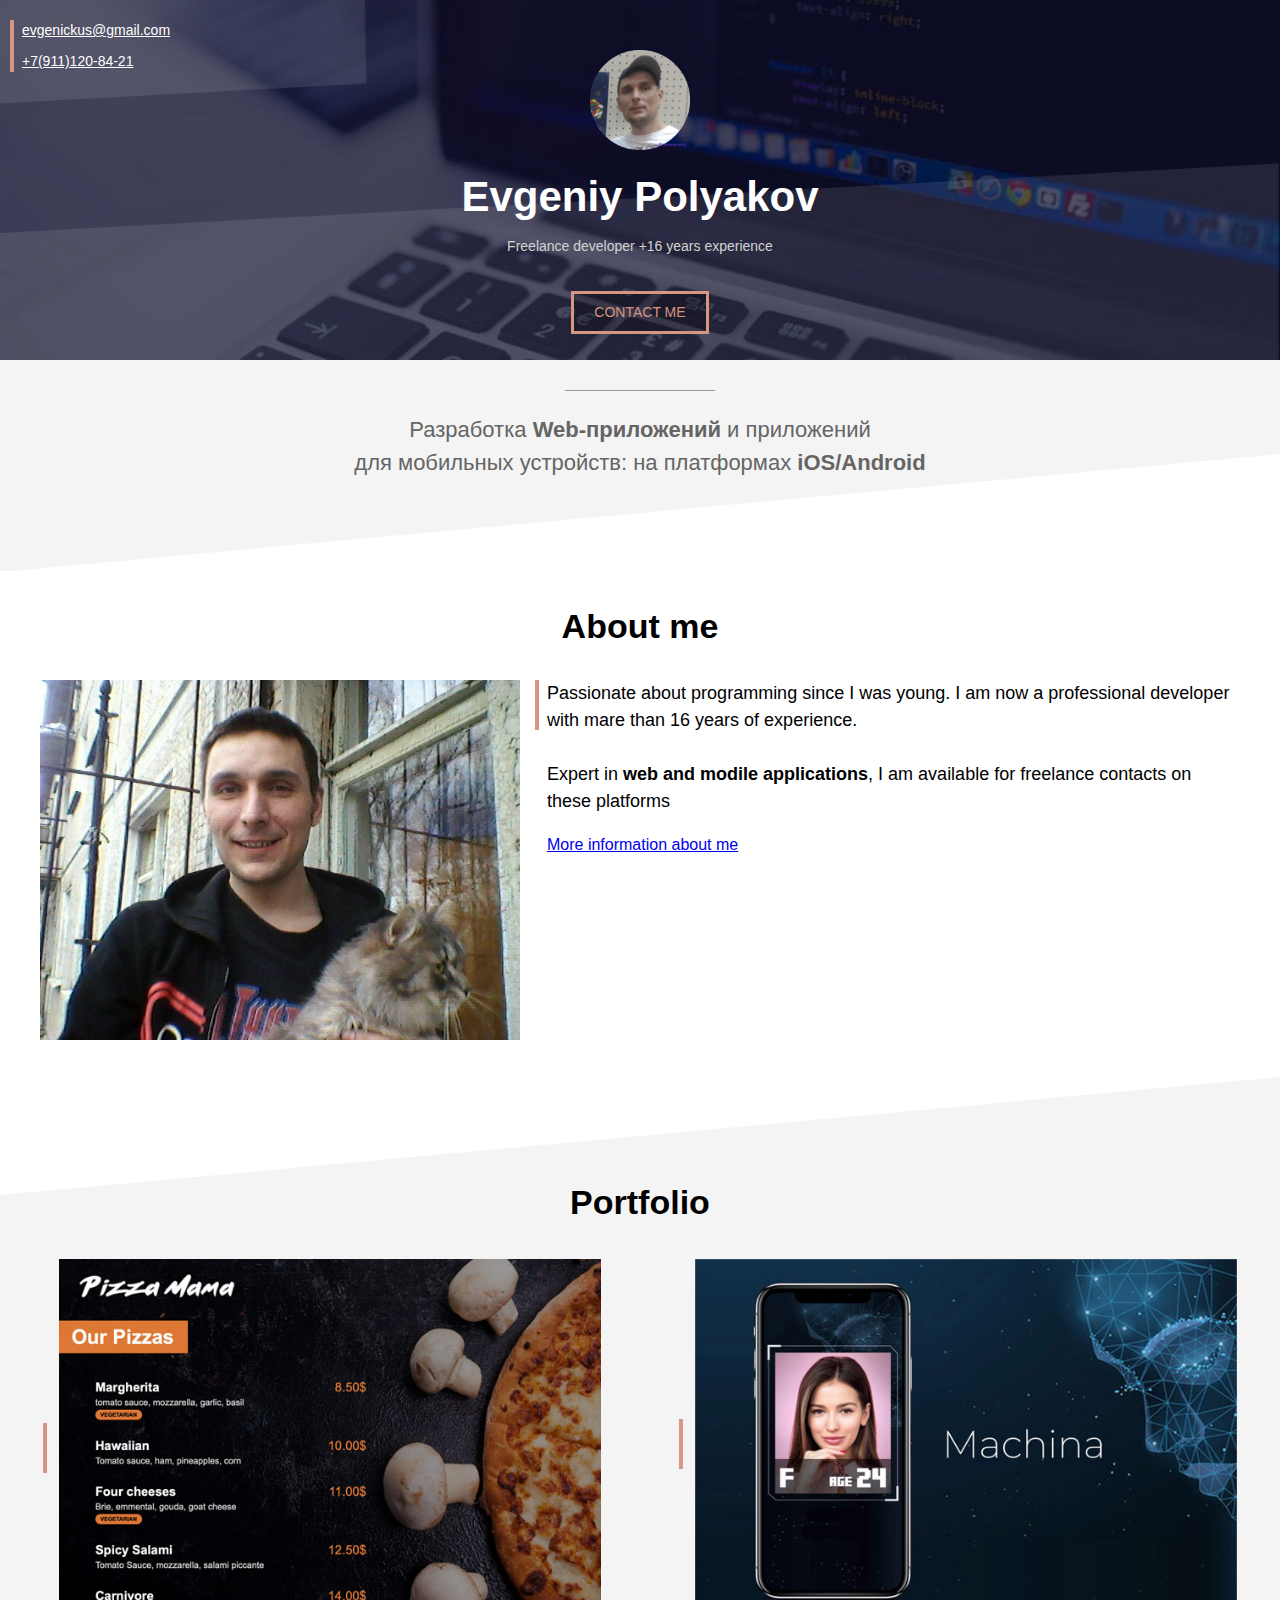
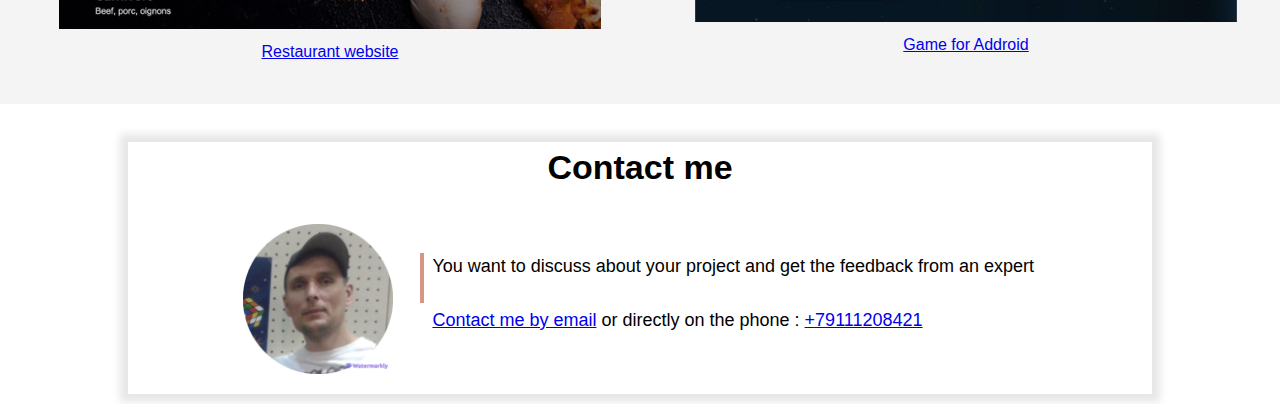
<file: index.html>
<!DOCTYPE html>
<html lang="en">
<head>
    <meta charset="UTF-8">
    <meta http-equiv="X-UA-Compatible" content="IE=edge">
    <meta name="viewport" content="width=device-width, initial-scale=1.0">
    <title>Evgeniy Polyakov</title>
    <link rel="stylesheet" href="style.css">
</head>
<body>
    <!-- COVER  -->
    <div class="cover">
        <img class="cover_file" src="profile.png"/>
        <h1>Evgeniy Polyakov</h1>
        <p>Freelance developer +16 years experience</p>
        <div style="text-align: center;">
            <a class="button-contact" href="mailto:evgenickus@qmail.com?subject=Contact%20from%10evgeniy.com">CONTACT ME</a>
        </div>
        <div class="cover-contact">
            <a href="mailto:evgenickus@gmail.com?subject=Contact%20from%20evgeniy.com">evgenickus@gmail.com</a>
            <a href="tel:+79111208421">+7(911)120-84-21</a>
        </div>
    </div>
    <!-- GREY 1 -->
    <div class="section grey-section-1">
        <div class="line"></div>
        <p>Разработка <b>Web-приложений</b> и приложений<br> для мобильных устройств:
            на платформаx <b>iOS/Android</b></p>
    </div>

    <!-- WHITE -->
    <div class="section" style="overflow: auto;">
        <h2>About me</h2>
        <img class="col-content" src="profile2.jpg">
        <div class="col-content float-right">
            <div class="text-with-vertical-line">
                <p>Passionate about programming since I was young. I am now a professional developer with mare than 16 years of experience.
                    <br><br>
                    Expert in <b>web and modile applications</b>, I am available for freelance contacts on these platforms
                </p>
                <a href="https://vk.com/id150261120" target="_blank">More information about me</a>
            </div> 
        </div>
    </div>


    <!-- GREY 2 -->
    <div class="section grey-section-2">
        <h2>Portfolio</h2>
        <table class="col_portfolio" style="display: inline-block";>
            <tr>
                <td><div class="vertical-bar"></div></td>
                <td><a href="web_site_portfolio.html" target="_blank"><img style="width: 100%;" src="project1small.jpg"></td></a>
            </tr>
            <tr>
                <td></td>
                <td align="center"><a href="web_site_portfolio.html" target="_blank">Restaurant website</a></td>
            </tr>
        </table>
        <table class="col_portfolio float-right">
            <tr>
                <td><div class="vertical-bar"></div></td>
                <td><a href="web_site_portfolio1.html" target="_blank"><img style="width: 100%" src="project2small.jpg"></a></td>
            </tr>
            <tr>
                <td></td>
                <td align="center"><a href="web_site_portfolio1.html" target="_blank">Game for Addroid</a></td>
            </tr>
        </table>
    </div>
    
    <!-- WHITE -->
    <iframe src="contact-frame.html" scrolling="no" </iframe>
</body>
</html>
</file>
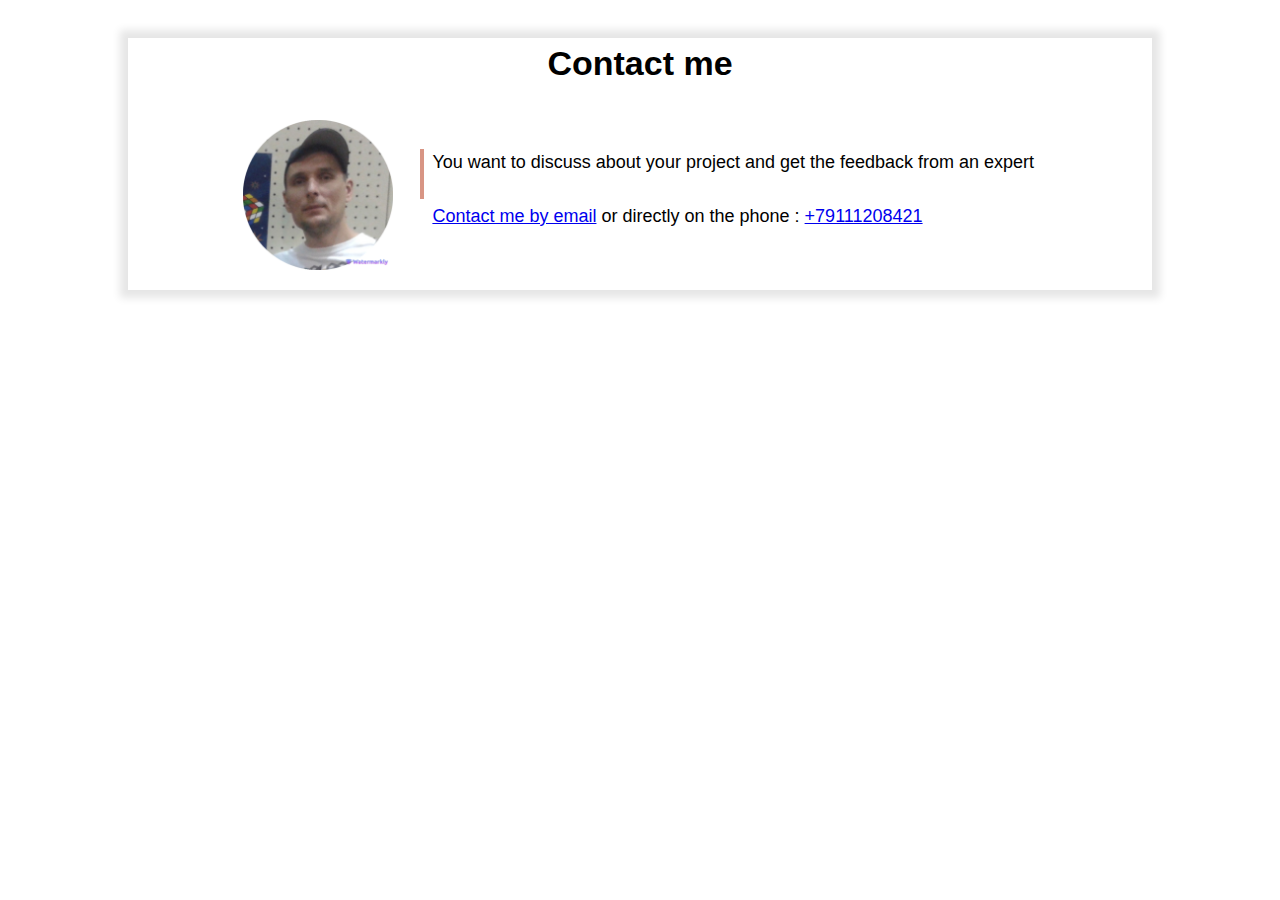
<file: contact-frame.html>
<!DOCTYPE html>
<html lang="en">
<head>
    <meta charset="UTF-8">
    <meta http-equiv="X-UA-Compatible" content="IE=edge">
    <meta name="viewport" content="width=device-width, initial-scale=1.0">
    <link rel="stylesheet" href="style.css">
</head>
<body>
    <div class="section">
        <div class="line display-mobile"></div>
        <div class="frame" style="margin-top: 8px;">
            <h2>Contact me</h2>
            <table align="center" class="frame_table">
                <tr>
                    <td>
                        <img class="frame-image" src="profile.png">
                    </td>
                    <td style="position: relative; bottom: 10px;" align="left" >
                        <div class="text-with-vertical-line"
                        style="margin-left: 20px;">
                            <p>
                                You want to discuss about your project
                                and get the feedback from an expert
                                <br><br>
                                <a href="mailto:evgenickus@gmail.com?subject=Contact%20from%20evgeniy.com">Contact me by email</a> or directly
                                on the phone : <a href="tel:+79111208421">+79111208421</a>
                            </p>
                        </div>
                    </td>
                </tr>
            </table>
        </div>
    </div>
</body>
</html>
</file>
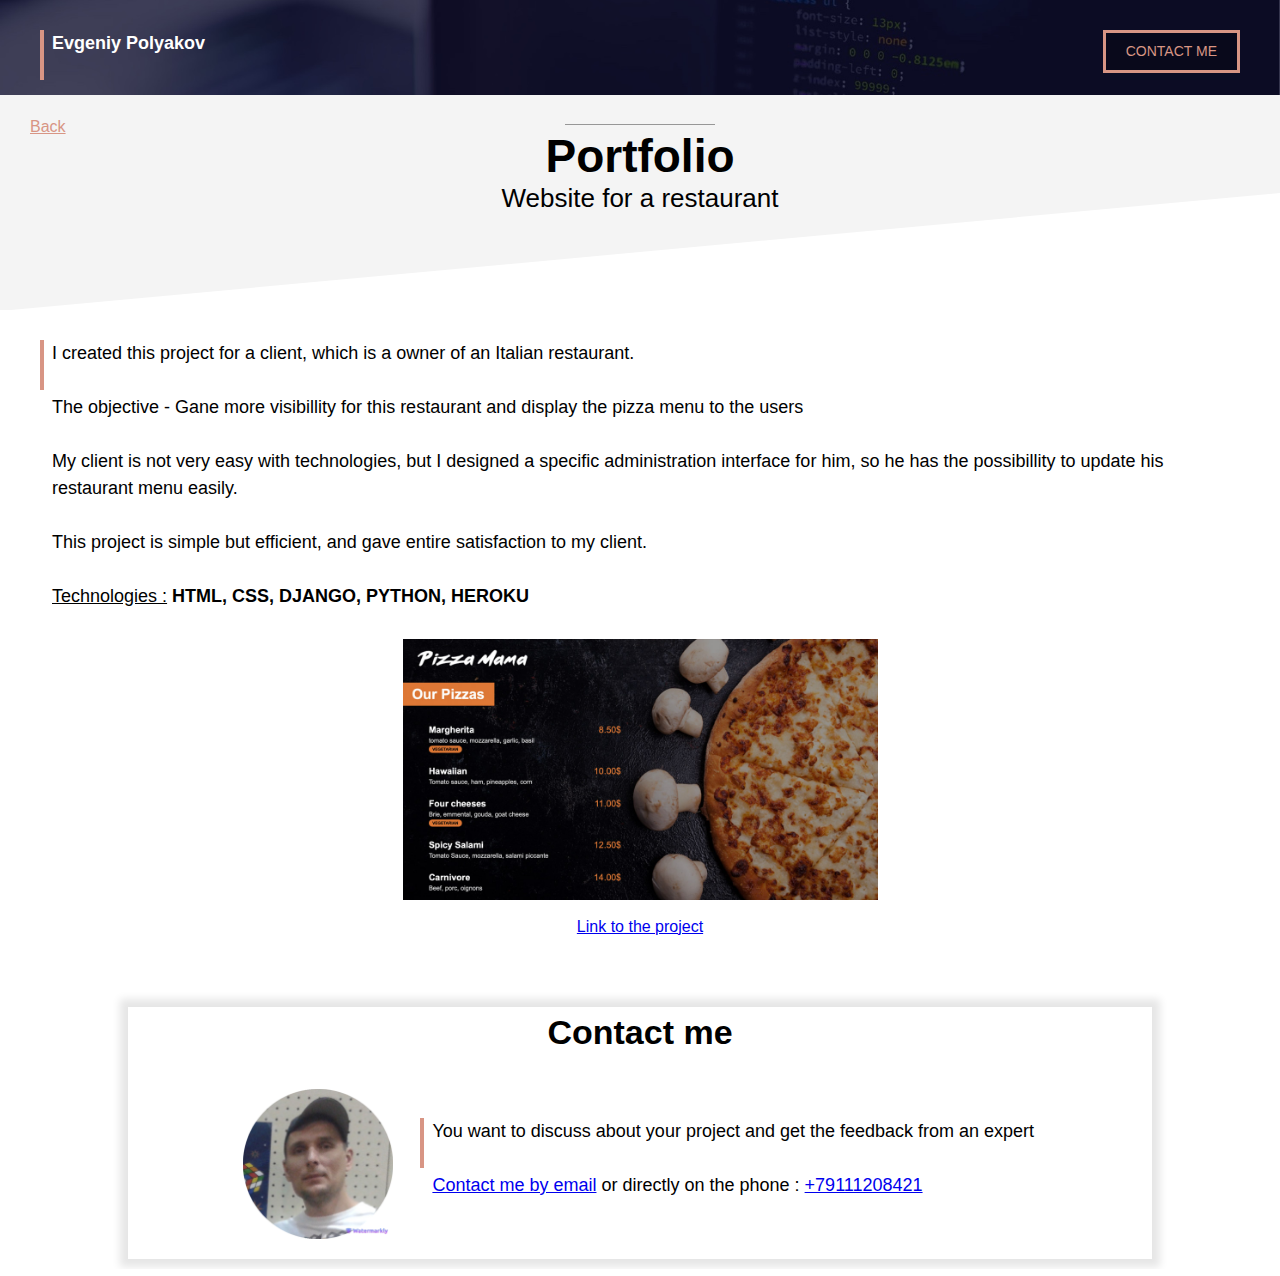
<file: web_site_portfolio.html>
<!DOCTYPE html>
<html lang="en">
<head>
    <meta charset="UTF-8">
    <meta name="viewport" content="width=device-width, initial-scale=1.0">
    <title>Restaurant website</title>
    <link rel="stylesheet" href="style.css">
</head>
<body>
    <!-- HEARER -->
    
    <div class="portfolio-header">
        <div class="section">
            <div class="text-with-vertical-line">
                <p class="portfolio-title">Evgeniy Polyakov</p>
            </div>
            <a style="float: right; margin: 0px;" class="button-contact" href="mailto:evgenickus@qmail.com?subject=Contact%20from%10evgeniy.com">CONTACT ME</a>
        </div>
    </div>
    
    <!-- GRAY SECTION -->

    <div class="section grey-section-1" style="padding-top: 20px;">
        <a class="porfolio-back" href="index.html">Back</a>
        <div class="line" style="margin-top: -15px;"></div>
        <h1 class="portfolio">Portfolio</h1>
        <h2 class="portfolio">Website for a restaurant</h2>
    </div>


    <!-- CONTENT -->
    <div class="section">
        <div class="text-with-vertical-line">
            <p>I created this project for a client, which is a owner of an Italian restaurant.
            <br><br>
            The objective - Gane more visibillity for this restaurant and display the pizza menu to the users
            <br><br>
            My client is not very easy with technologies, but I designed a specific administration interface for him, so he has the possibillity to update his restaurant menu easily.
            <br><br>
            This project is simple but efficient, and gave entire satisfaction to my client.
            <br><br>
            <u>Technologies :</u><b> HTML, CSS, DJANGO, PYTHON, HEROKU</b></p>
        </div>
        <div style="text-align: center; margin-top: 30px;">
            <a href="recipe.html"><img class="portfolio" src="project1.jpg"></a>
            <a style="display: block; margin-top: 8px" href="recipe.html">Link to the project</a>
        </div>
    </div>

    <!-- FRAME -->
    <iframe src="contact-frame.html" scrolling="no" </iframe>
</body>
</html>
</file>
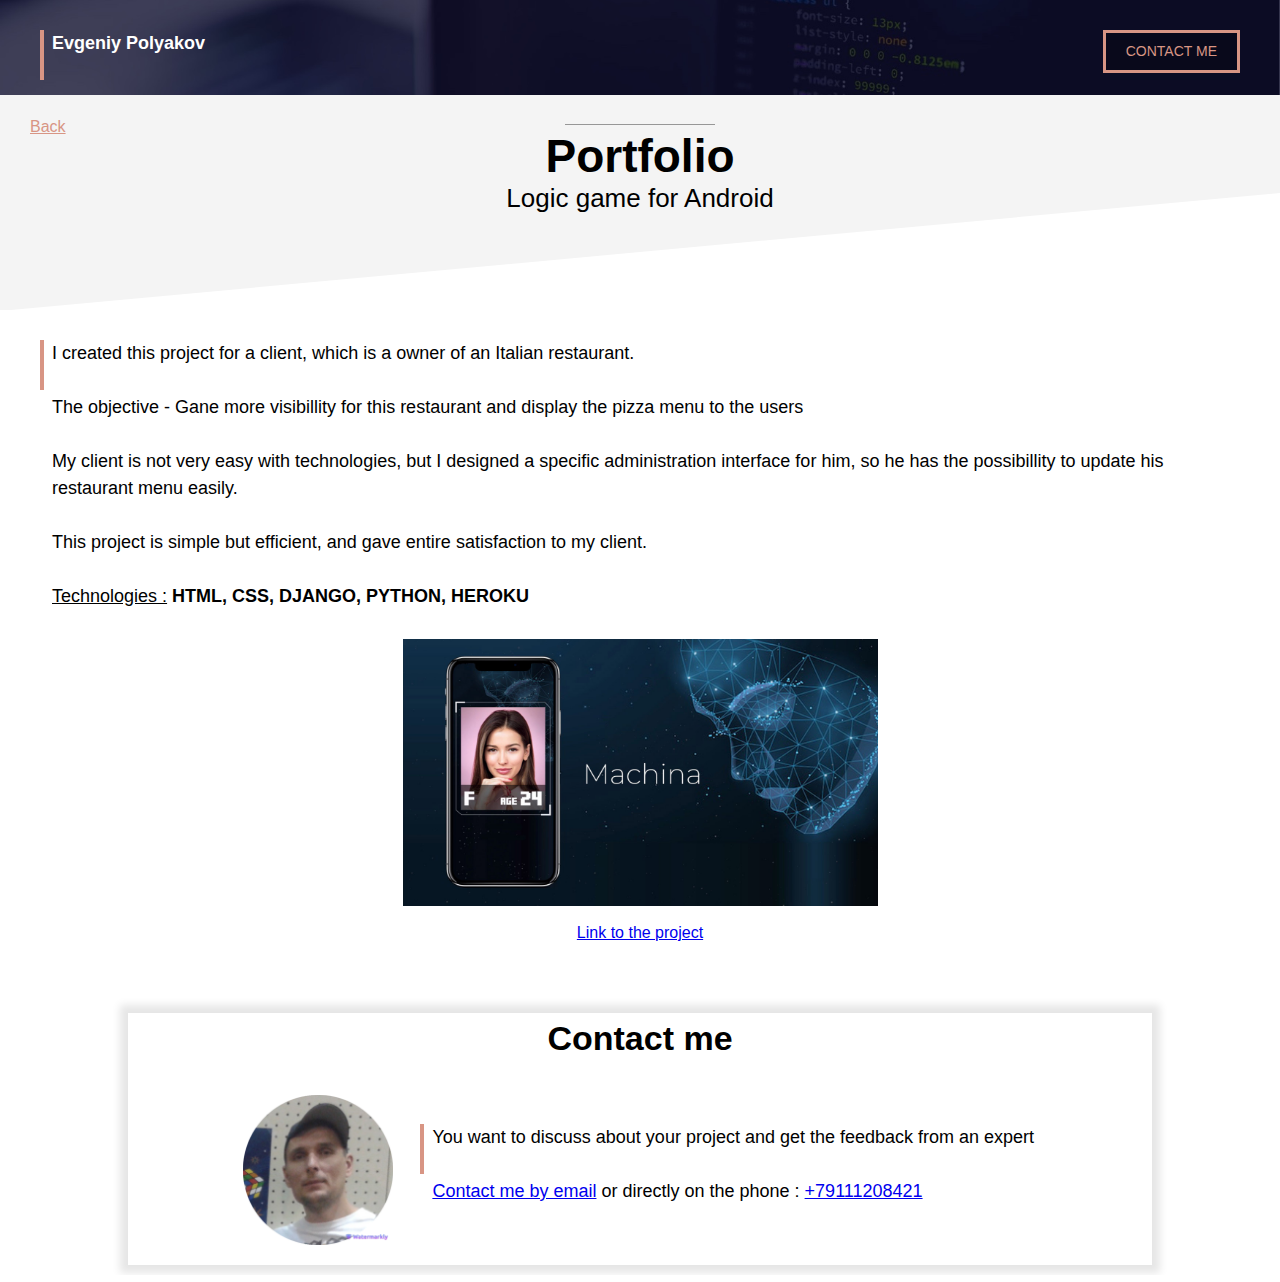
<file: web_site_portfolio1.html>
<!DOCTYPE html>
<html lang="en">
<head>
    <meta charset="UTF-8">
    <meta name="viewport" content="width=device-width, initial-scale=1.0">
    <title>AI Mobile App</title>
    <link rel="stylesheet" href="style.css">
</head>
<body>
    <!-- HEARER -->
    
    <div class="portfolio-header">
        <div class="section">
            <div class="text-with-vertical-line">
                <p class="portfolio-title">Evgeniy Polyakov</p>
            </div>
            <a style="float: right; margin: 0px;" class="button-contact" href="mailto:evgenickus@qmail.com?subject=Contact%20from%10evgeniy.com">CONTACT ME</a>
        </div>
    </div>
    
    <!-- GRAY SECTION -->

    <div class="section grey-section-1" style="padding-top: 20px;">
        <a class="porfolio-back" href="index.html">Back</a>
        <div class="line" style="margin-top: -15px;"></div>
        <h1 class="portfolio">Portfolio</h1>
        <h2 class="portfolio">Logic game for Android</h2>
        
    </div>


    <!-- CONTENT -->
    <div class="section">
        <div class="text-with-vertical-line">
            <p>I created this project for a client, which is a owner of an Italian restaurant.
            <br><br>
            The objective - Gane more visibillity for this restaurant and display the pizza menu to the users
            <br><br>
            My client is not very easy with technologies, but I designed a specific administration interface for him, so he has the possibillity to update his restaurant menu easily.
            <br><br>
            This project is simple but efficient, and gave entire satisfaction to my client.
            <br><br>
            <u>Technologies :</u><b> HTML, CSS, DJANGO, PYTHON, HEROKU</b></p>
        </div>
        <div style="text-align: center; margin-top: 30px;">
            <a href="#"><img class="portfolio" src="project2.jpg"></a>
            <a style="display: block; margin-top: 8px" href="#">Link to the project</a>
        </div>
    </div>

    <!-- FRAME -->
    <iframe src="contact-frame.html" scrolling="no" </iframe>
</body>
</html>
</file>
<file: style.css>
* {
    box-sizing: border-box;

}

:root {
    --color1:#D89584;
    --color2:#F4F4F4;

}
body {
    margin: 0;
    font-family: Arial;
    line-height: 1.5;

}

iframe {
    width: 100%;
    height: 300px;
    border: none;
}

div.cover {
    background: url(cover_overlay.png) no-repeat center/100% 100%, url(cover.jpg) no-repeat center/cover;
    height: 360px;
    position: relative;
}

img.cover_file {
    height: 100px;
    position: relative;
    left: 50%;
    margin-left: -50px;
    margin-top: 50px;
}

h1 {
    color: white;
    text-align: center;
    font-size: 42px;
    margin-top: 8px;
    margin-bottom: 0;
} 

div.cover p {
    color: lightgrey;
    text-align: center;
    font-size: 14px;
    margin-top: 8px;
}

div.cover-contact {
    /* background-color: #FF000080; */
    position: absolute;
    top: 20px;
    left: 10px;
    border-left: 4px solid var(--color1);
    padding-left: 8px;
}

div.cover-contact a {
    display: block;
    margin-top: 0px;
    color: white;
    font-size: 14px;
}

div.cover-contact a:first-child {
    margin-bottom: 10px;
}


a.button-contact {
    color: var(--color1);
    border: 3px solid var(--color1);
    padding: 8px 20px;
    background-color: #00000040;
    text-decoration: none;
    margin-top: 20px;
    display: inline-block;
    font-size: 14px;

}

a.button-contact:hover {
    color: white;
    border: 3px solid white;

}

div.section {
    padding-left: 40px;
    padding-right: 40px;
    padding-top: 30px;
    padding-bottom: 30px;
}

div.grey-section-1 {
    background: url(triangle2white.svg) no-repeat center bottom -1px/100%;
    background-color: var(--color2);
    padding-bottom: 70px;
}

div.grey-section-1 p {
    text-align: center;
    font-size: 22px;
    color: #656565;
    max-width: 580px;
    margin-left: auto;
    margin-right: auto;

}

div.grey-section-2 {
    background: url(triangle1white.svg) no-repeat center top/100%;
    background-color: var(--color2);
    padding-top: 100px;

}

h2 {
    text-align: center;
    font-size: 34px;
    margin-top: 0px;
}

div.line {
    background-color: #979797;
    height: 1px;
    width: 150px;
    position: relative;
    left: 50%;
    margin-left: -75px;
}
 
img.col-content {
    width: 40%;
}
 
div.col-content {
    width: 60%;
    padding-left: 15px;
}

.float-right {
    float: right;
}

div.text-with-vertical-line {
    border-left: 4px solid var(--color1);
    height: 50px;
    padding-left: 8px;
    display: inline-block;
}

div.text-with-vertical-line p {
    margin-top: 0px;
    font-size: 18px;
}

div.vertical-bar {
    height: 50px;
    width: 4px;
    background-color: var(--color1);
    margin-right: 8px;
    
}
.col_portfolio {
    width: 47%;
}

div.frame {
    margin: 30px, 50px;
    padding: 20px, 30px;
    background-color: white;
    box-shadow: 0px 0px 8px 8px rgb(0, 0, 0, 0.1);
    width: 80%;
    position: absolute;
    left: 10%;

}

table.frame_table {
    width: 80%;
    padding-left: 10px;
    padding-bottom: 10px;

}

img.frame-image {
    width: 150px;
}



/* PORTFOLIO */

.portfolio-header {
    background: url(header.jpg) no-repeat center/cover;
    height: 95px;
    position: relative;
}

p.portfolio-title {
    font-size: 26px;
    font-weight: bold;
    color: white;
}

h1.portfolio {
    color: black;
    font-size: 46px;
    line-height: 1;
}

h2.portfolio {
    font-size: 26px;
    font-weight: normal;
}

a.porfolio-back{
    color: var(--color1);
    margin-left: -10px;

}

img.portfolio {
    width: 70%;
    max-width: 475px;
}


.display-mobile {
    display: none;
}


/* RESPONSIVE DESIGN : MOBILE */
@media only screen and (max-width: 767px) {
    img.cover_file {
        height: 90px;
        margin-top: 75px;
    }
    
    h1 {
        font-size: 38px;
        margin-top: 6px;
    } 
    
    div.cover p {
        font-size: 13px;
        margin-top: 2px;
    }

    div.section {
        padding-left: 20px;
        padding-right: 20px;
    }
    
    div.grey-section-1 {
        padding-bottom: 40px;
    }

    h2 {
        font-size: 30px;
    }

    img.col-content {
        width: 100%;
    }
     
    div.col-content {
        width: 100%;
        padding-left: 0px;
        margin-top: 18px;
    }

    .col_portfolio {
        width: 100%;
        margin-top: 20px;
    }

    .float-right {
        float: none;
    }

    div.frame {
        box-shadow: none;
        margin: 0px 0px;
        padding: 0px 0px;
    }
    div.frame h2 {
        padding-top: 0px;
    }

    iframe {
        height: 400px;
    }

    table.frame_table {
        padding-left: 0px;
        padding-bottom: 0px;
    }

    img.frame-image {
        width: 100px;
    }

    p.portfolio-title {
        font-size: 20px;
    }

    a.button-contact {
        padding: 7px 15px;
        font-size: 12px;
    }

    div.text-with-vertical-line p {
        font-size: 16px;
    }
    
    h1.portfolio {
        font-size: 40px;
    }
    
    h2.portfolio {
        font-size: 22px;
    }

    img.portfolio {
        width: 100%;
    }

    .display-mobile {
        display: block;
    }
}
</file>
